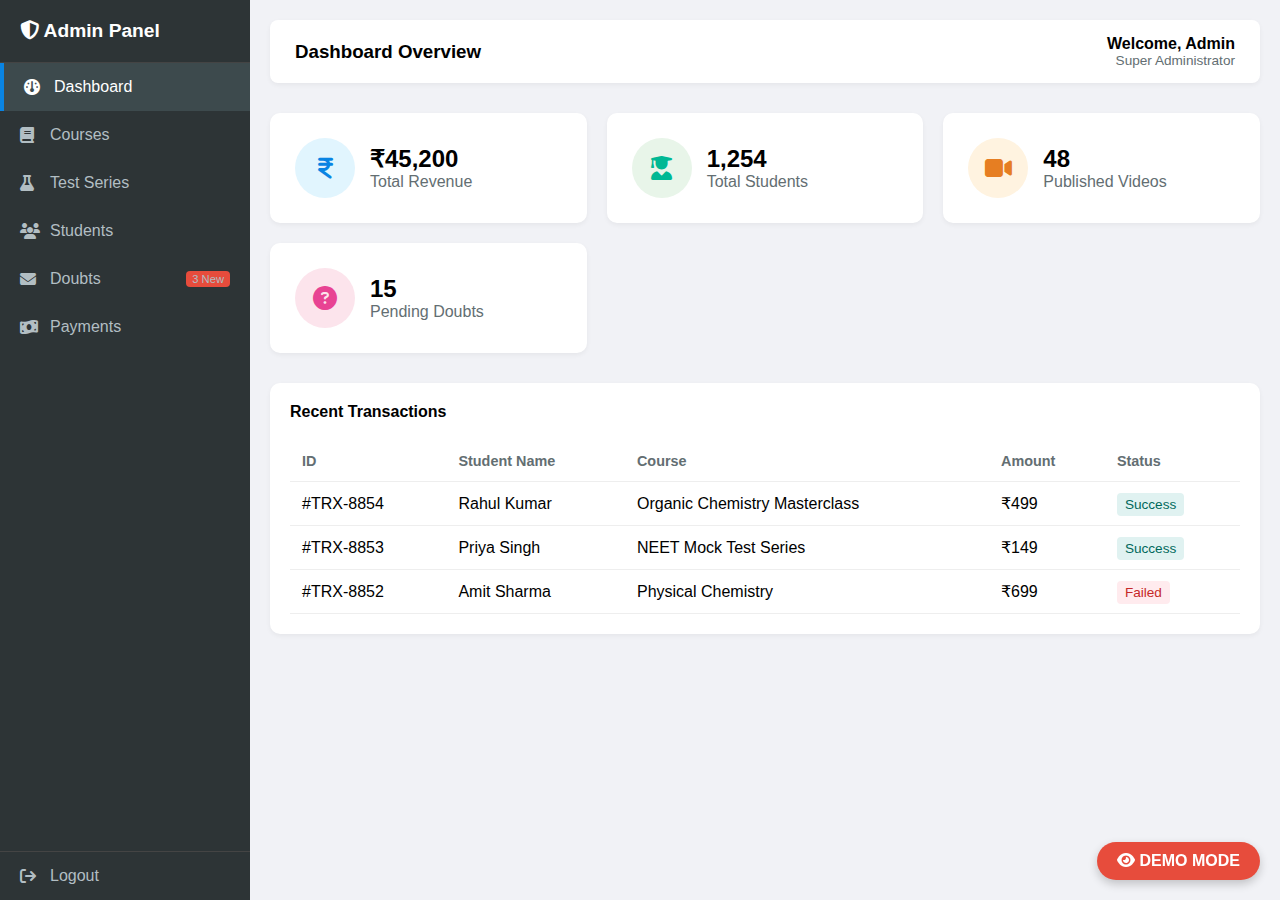
<file: demo/admin/index.html>
<!DOCTYPE html>
<html lang="en">

<head>
    <meta charset="UTF-8">
    <meta name="viewport" content="width=device-width, initial-scale=1.0">
    <title>Admin Dashboard - Chemistry Maker</title>
    <link rel="stylesheet" href="https://cdnjs.cloudflare.com/ajax/libs/font-awesome/6.4.0/css/all.min.css">
    <style>
        :root {
            --primary: #0984e3;
            --dark: #2d3436;
            --light: #dfe6e9;
        }

        * {
            box-sizing: border-box;
            margin: 0;
            padding: 0;
            font-family: 'Segoe UI', sans-serif;
        }

        body {
            display: flex;
            background: #f1f2f6;
            min-height: 100vh;
        }

        /* Sidebar */
        .sidebar {
            width: 250px;
            background: var(--dark);
            color: white;
            display: flex;
            flex-direction: column;
            position: fixed;
            height: 100vh;
        }

        .sidebar-header {
            padding: 20px;
            font-size: 1.2rem;
            font-weight: bold;
            border-bottom: 1px solid #444;
        }

        .nav-link {
            display: flex;
            align-items: center;
            padding: 15px 20px;
            color: #b2bec3;
            text-decoration: none;
            transition: 0.3s;
        }

        .nav-link:hover,
        .nav-link.active {
            background: #3d4a4d;
            color: white;
            border-left: 4px solid var(--primary);
        }

        .nav-link i {
            margin-right: 10px;
            width: 20px;
        }

        /* Main Content */
        .main-content {
            margin-left: 250px;
            flex: 1;
            padding: 20px;
        }

        .top-bar {
            display: flex;
            justify-content: space-between;
            align-items: center;
            background: white;
            padding: 15px 25px;
            border-radius: 8px;
            box-shadow: 0 2px 5px rgba(0, 0, 0, 0.05);
            margin-bottom: 30px;
        }

        /* Stats Cards */
        .stats-grid {
            display: grid;
            grid-template-columns: repeat(auto-fit, minmax(240px, 1fr));
            gap: 20px;
            margin-bottom: 30px;
        }

        .stat-card {
            background: white;
            padding: 25px;
            border-radius: 10px;
            box-shadow: 0 2px 5px rgba(0, 0, 0, 0.05);
            display: flex;
            align-items: center;
        }

        .stat-icon {
            width: 60px;
            height: 60px;
            border-radius: 50%;
            display: flex;
            align-items: center;
            justify-content: center;
            font-size: 1.5rem;
            margin-right: 15px;
        }

        /* Table */
        .table-card {
            background: white;
            padding: 20px;
            border-radius: 10px;
            box-shadow: 0 2px 5px rgba(0, 0, 0, 0.05);
        }

        table {
            width: 100%;
            border-collapse: collapse;
            margin-top: 15px;
        }

        th,
        td {
            padding: 12px;
            text-align: left;
            border-bottom: 1px solid #eee;
        }

        th {
            color: #636e72;
            font-weight: 600;
            font-size: 0.9rem;
        }

        /* Demo Badge */
        .demo-badge {
            position: fixed;
            bottom: 20px;
            right: 20px;
            background: #e74c3c;
            color: white;
            padding: 10px 20px;
            border-radius: 30px;
            box-shadow: 0 4px 10px rgba(0, 0, 0, 0.2);
            z-index: 1000;
            font-weight: bold;
        }
    </style>
</head>

<body>

    <div class="sidebar">
        <div class="sidebar-header"><i class="fa-solid fa-shield-halved"></i> Admin Panel</div>
        <a href="#" class="nav-link active"><i class="fa-solid fa-gauge"></i> Dashboard</a>
        <a href="#" class="nav-link"><i class="fa-solid fa-book"></i> Courses</a>
        <a href="#" class="nav-link"><i class="fa-solid fa-flask"></i> Test Series</a>
        <a href="#" class="nav-link"><i class="fa-solid fa-users"></i> Students</a>
        <a href="#" class="nav-link"><i class="fa-solid fa-envelope"></i> Doubts <span
                style="background: #e74c3c; padding: 2px 6px; border-radius: 4px; font-size: 0.7rem; margin-left: auto;">3
                New</span></a>
        <a href="#" class="nav-link"><i class="fa-solid fa-money-bill-wave"></i> Payments</a>

        <div style="margin-top: auto; border-top: 1px solid #444;">
            <a href="../index.html" class="nav-link"><i class="fa-solid fa-arrow-right-from-bracket"></i> Logout</a>
        </div>
    </div>

    <div class="main-content">
        <div class="top-bar">
            <h3>Dashboard Overview</h3>
            <div style="text-align: right;">
                <span style="font-weight: 600;">Welcome, Admin</span>
                <div style="font-size: 0.85rem; color: #636e72;">Super Administrator</div>
            </div>
        </div>

        <!-- Stats -->
        <div class="stats-grid">
            <div class="stat-card">
                <div class="stat-icon" style="background: #e1f5fe; color: #0984e3;"><i
                        class="fa-solid fa-indian-rupee-sign"></i></div>
                <div>
                    <h2 style="margin: 0;">₹45,200</h2>
                    <span style="color: #636e72;">Total Revenue</span>
                </div>
            </div>
            <div class="stat-card">
                <div class="stat-icon" style="background: #e8f5e9; color: #00b894;"><i
                        class="fa-solid fa-user-graduate"></i></div>
                <div>
                    <h2 style="margin: 0;">1,254</h2>
                    <span style="color: #636e72;">Total Students</span>
                </div>
            </div>
            <div class="stat-card">
                <div class="stat-icon" style="background: #fff3e0; color: #e67e22;"><i class="fa-solid fa-video"></i>
                </div>
                <div>
                    <h2 style="margin: 0;">48</h2>
                    <span style="color: #636e72;">Published Videos</span>
                </div>
            </div>
            <div class="stat-card">
                <div class="stat-icon" style="background: #fce4ec; color: #e84393;"><i
                        class="fa-solid fa-question-circle"></i></div>
                <div>
                    <h2 style="margin: 0;">15</h2>
                    <span style="color: #636e72;">Pending Doubts</span>
                </div>
            </div>
        </div>

        <!-- Recent Sales -->
        <div class="table-card">
            <h4 style="margin-bottom: 20px;">Recent Transactions</h4>
            <table>
                <thead>
                    <tr>
                        <th>ID</th>
                        <th>Student Name</th>
                        <th>Course</th>
                        <th>Amount</th>
                        <th>Status</th>
                    </tr>
                </thead>
                <tbody>
                    <tr>
                        <td>#TRX-8854</td>
                        <td>Rahul Kumar</td>
                        <td>Organic Chemistry Masterclass</td>
                        <td>₹499</td>
                        <td><span
                                style="background: #e0f2f1; color: #00695c; padding: 4px 8px; border-radius: 4px; font-size: 0.85rem;">Success</span>
                        </td>
                    </tr>
                    <tr>
                        <td>#TRX-8853</td>
                        <td>Priya Singh</td>
                        <td>NEET Mock Test Series</td>
                        <td>₹149</td>
                        <td><span
                                style="background: #e0f2f1; color: #00695c; padding: 4px 8px; border-radius: 4px; font-size: 0.85rem;">Success</span>
                        </td>
                    </tr>
                    <tr>
                        <td>#TRX-8852</td>
                        <td>Amit Sharma</td>
                        <td>Physical Chemistry</td>
                        <td>₹699</td>
                        <td><span
                                style="background: #ffebee; color: #c62828; padding: 4px 8px; border-radius: 4px; font-size: 0.85rem;">Failed</span>
                        </td>
                    </tr>
                </tbody>
            </table>
        </div>
    </div>

    <div class="demo-badge">
        <i class="fa-solid fa-eye"></i> DEMO MODE
    </div>

</body>

</html>
</file>
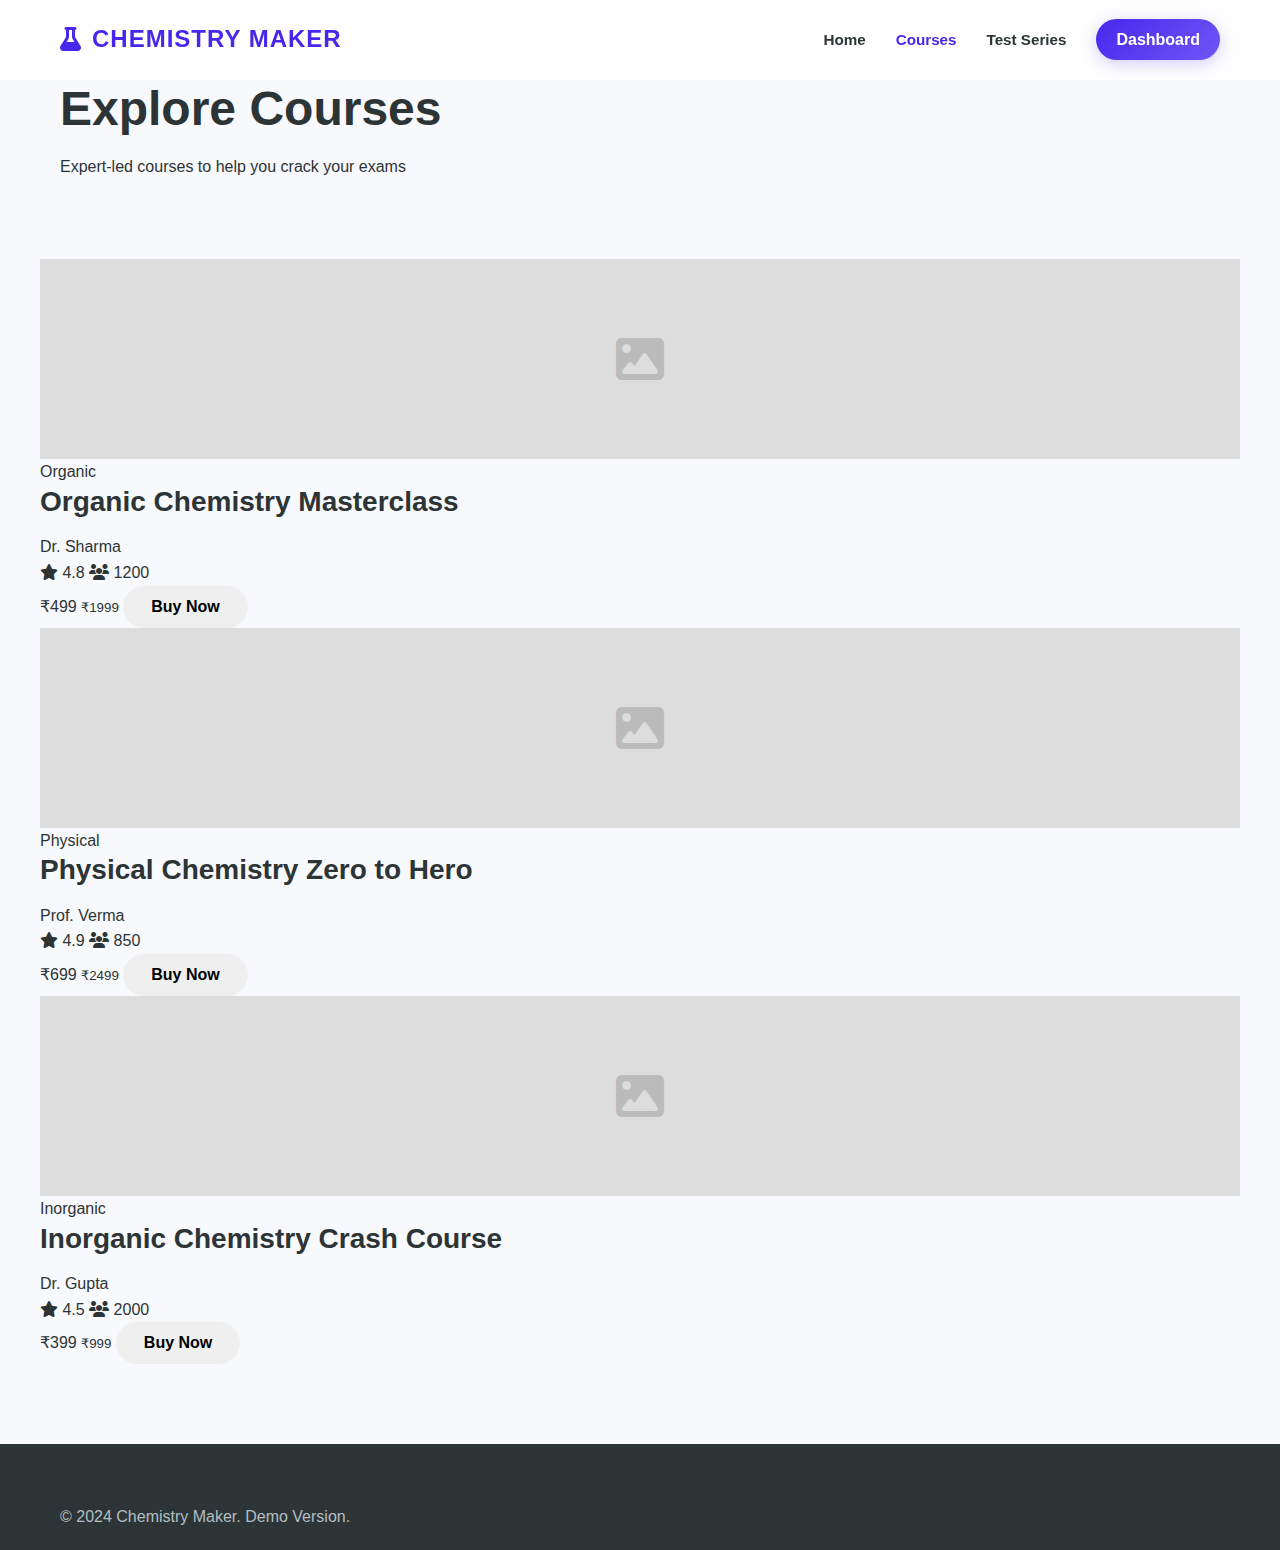
<file: demo/courses.html>
<!DOCTYPE html>
<html lang="en">

<head>
    <meta charset="UTF-8">
    <meta name="viewport" content="width=device-width, initial-scale=1.0">
    <title>All Courses - Chemistry Maker Demo</title>
    <link rel="stylesheet" href="assets/css/style.css">
    <link rel="stylesheet" href="https://cdnjs.cloudflare.com/ajax/libs/font-awesome/6.4.0/css/all.min.css">
</head>

<body>

    <header class="main-header">
        <div class="container">
            <a href="index.html" class="logo"><i class="fa-solid fa-flask"></i> Chemistry Maker</a>
            <nav>
                <ul class="nav-menu">
                    <li><a href="index.html" class="nav-link">Home</a></li>
                    <li><a href="courses.html" class="nav-link active">Courses</a></li>
                    <li><a href="test-series.html" class="nav-link">Test Series</a></li>
                    <li><a href="dashboard.html" class="btn btn-primary" style="padding: 8px 20px;">Dashboard</a></li>
                </ul>
            </nav>
        </div>
    </header>

    <div class="page-header">
        <div class="container">
            <h1>Explore Courses</h1>
            <p>Expert-led courses to help you crack your exams</p>
        </div>
    </div>

    <div class="container section-padding">
        <div class="course-grid" id="courseGrid">
            <!-- JS will populate this -->
            <div style="grid-column: 1/-1; text-align: center; padding: 40px;">
                <i class="fa-solid fa-spinner fa-spin fa-2x"></i>
            </div>
        </div>
    </div>

    <footer class="main-footer">
        <div class="container">
            <p>&copy; 2024 Chemistry Maker. Demo Version.</p>
        </div>
    </footer>

    <script>
        fetch('data/courses.json')
            .then(response => response.json())
            .then(courses => {
                const grid = document.getElementById('courseGrid');
                grid.innerHTML = '';

                courses.forEach(course => {
                    grid.innerHTML += `
                    <div class="course-card">
                        <div class="course-thumb" style="height: 200px; background: #ddd; display: flex; align-items: center; justify-content: center;">
                            <i class="fa-solid fa-image fa-3x" style="color: #bbb;"></i>
                        </div>
                        <div class="course-content">
                            <span class="badge badge-primary">${course.category}</span>
                            <h3>${course.title}</h3>
                            <p>${course.instructor}</p>
                            <div class="course-meta">
                                <span><i class="fa-solid fa-star text-warning"></i> ${course.rating}</span>
                                <span><i class="fa-solid fa-users"></i> ${course.students}</span>
                            </div>
                            <div class="course-footer">
                                <span class="price">₹${course.price} <small>₹${course.original_price}</small></span>
                                <button onclick="alert('This is a demo! In the real app, this goes to payment.')" class="btn btn-outline">Buy Now</button>
                            </div>
                        </div>
                    </div>
                `;
                });
            });
    </script>

</body>

</html>
</file>
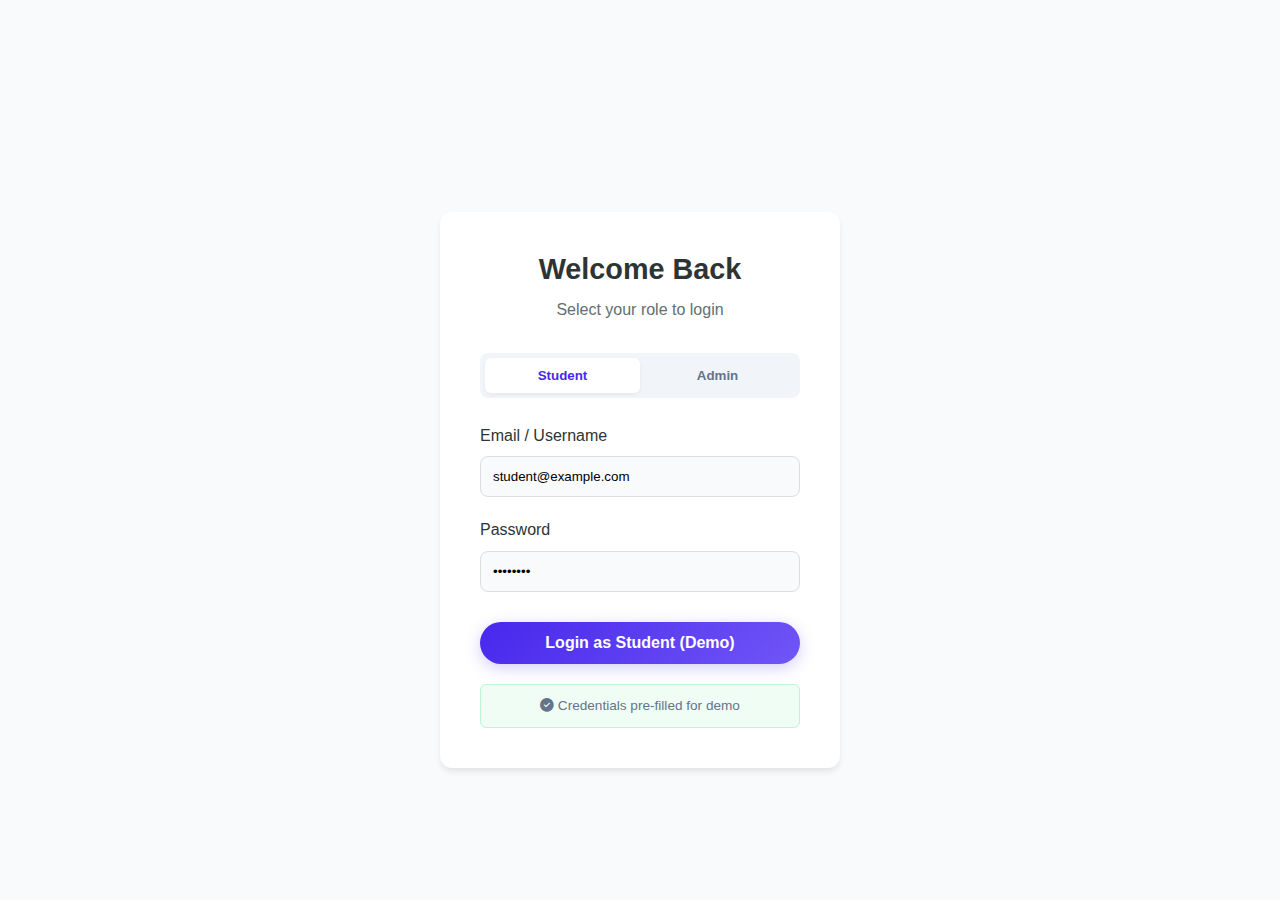
<file: demo/dashboard.html>
<!DOCTYPE html>
<html lang="en">

<head>
    <meta charset="UTF-8">
    <meta name="viewport" content="width=device-width, initial-scale=1.0">
    <title>Dashboard - Chemistry Maker Demo</title>
    <link rel="stylesheet" href="assets/css/style.css">
    <link rel="stylesheet" href="https://cdnjs.cloudflare.com/ajax/libs/font-awesome/6.4.0/css/all.min.css">
</head>

<body style="background: #f8fafc;">

    <header class="main-header">
        <div class="container">
            <a href="index.html" class="logo"><i class="fa-solid fa-flask"></i> Chemistry Maker</a>
            <nav>
                <ul class="nav-menu">
                    <li><a href="index.html" class="nav-link">Home</a></li>
                    <li><a href="courses.html" class="nav-link">Courses</a></li>
                    <li><a href="test-series.html" class="nav-link">Test Series</a></li>
                    <li><a href="#" class="btn btn-primary" onclick="logout()">Logout</a></li>
                </ul>
            </nav>
        </div>
    </header>

    <div class="container section-padding">
        <div style="margin-bottom: 30px;">
            <h1>My Learning</h1>
            <p>Welcome back, <span id="userName">Student</span>!</p>
        </div>

        <div class="dashboard-grid">
            <!-- Mock Enrolled Course -->
            <div class="course-card">
                <div class="course-thumb"
                    style="height: 180px; background: #e0f2fe; display: flex; align-items: center; justify-content: center;">
                    <i class="fa-solid fa-play-circle fa-4x text-primary"></i>
                </div>
                <div class="course-content">
                    <h3>Organic Chemistry Masterclass</h3>
                    <div style="margin: 15px 0;">
                        <div
                            style="display: flex; justify-content: space-between; font-size: 0.85rem; margin-bottom: 5px;">
                            <span>Progress</span>
                            <span>35%</span>
                        </div>
                        <div style="background: #eee; height: 6px; border-radius: 3px;">
                            <div style="background: var(--primary); width: 35%; height: 100%; border-radius: 3px;">
                            </div>
                        </div>
                    </div>
                    <button class="btn btn-primary" style="width: 100%;">Continue Learning</button>
                </div>
            </div>
        </div>
    </div>

    <script>
        // Auth Check
        const user = JSON.parse(localStorage.getItem('demo_user'));
        if (!user) {
            window.location.href = 'login.html';
        } else {
            document.getElementById('userName').textContent = user.name;
        }

        function logout() {
            localStorage.removeItem('demo_user');
            window.location.href = 'index.html';
        }
    </script>

</body>

</html>
</file>
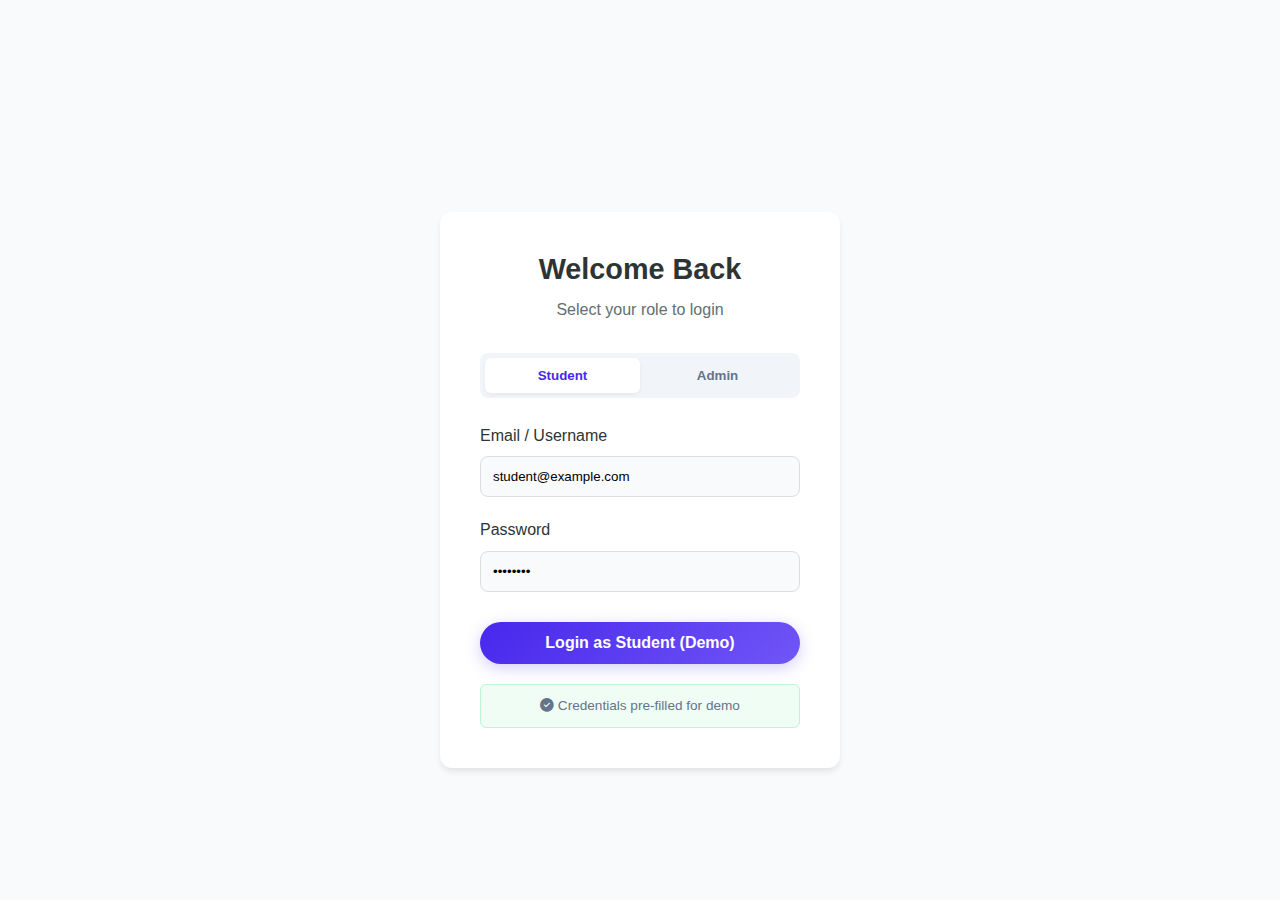
<file: demo/login.html>
<!DOCTYPE html>
<html lang="en">

<head>
    <meta charset="UTF-8">
    <meta name="viewport" content="width=device-width, initial-scale=1.0">
    <title>Login - Chemistry Maker Demo</title>
    <link rel="stylesheet" href="assets/css/style.css">
    <link rel="stylesheet" href="https://cdnjs.cloudflare.com/ajax/libs/font-awesome/6.4.0/css/all.min.css">
</head>

<body style="background: #f8fafc; display: flex; align-items: center; justify-content: center; min-height: 100vh;">

    <div
        style="background: white; padding: 40px; border-radius: 12px; box-shadow: 0 4px 6px -1px rgba(0, 0, 0, 0.1); width: 100%; max-width: 400px;">

        <div style="text-align: center; margin-bottom: 30px;">
            <h2 style="font-size: 1.8rem; color: var(--text-main); margin-bottom: 10px;">Welcome Back</h2>
            <p style="color: var(--text-light);">Select your role to login</p>
        </div>

        <!-- Role Switcher -->
        <div style="display: flex; background: #f1f5f9; padding: 5px; border-radius: 8px; margin-bottom: 25px;">
            <button onclick="switchRole('student')" id="btn-student"
                style="flex: 1; padding: 10px; border: none; border-radius: 6px; background: white; color: var(--primary); font-weight: 600; box-shadow: 0 2px 4px rgba(0,0,0,0.05); cursor: pointer; transition: all 0.2s;">Student</button>
            <button onclick="switchRole('admin')" id="btn-admin"
                style="flex: 1; padding: 10px; border: none; border-radius: 6px; background: transparent; color: #64748b; font-weight: 600; cursor: pointer; transition: all 0.2s;">Admin</button>
        </div>

        <form id="loginForm">
            <input type="hidden" id="role" value="student">

            <div style="margin-bottom: 20px;">
                <label style="display: block; margin-bottom: 8px; font-weight: 500;">Email / Username</label>
                <input type="text" id="email" value="student@example.com" class="form-input"
                    style="width: 100%; padding: 12px; border: 1px solid #ddd; border-radius: 8px; background: #f8fafc;"
                    readonly>
            </div>

            <div style="margin-bottom: 30px;">
                <label style="display: block; margin-bottom: 8px; font-weight: 500;">Password</label>
                <input type="password" id="password" value="password" class="form-input"
                    style="width: 100%; padding: 12px; border: 1px solid #ddd; border-radius: 8px; background: #f8fafc;"
                    readonly>
            </div>

            <button type="submit" class="btn btn-primary" style="width: 100%; padding: 12px; font-weight: 600;">Login as
                Student (Demo)</button>
        </form>

        <div
            style="margin-top: 20px; text-align: center; font-size: 0.85rem; color: #64748b; background: #f0fdf4; padding: 10px; border-radius: 6px; border: 1px solid #bbf7d0;">
            <i class="fa-solid fa-check-circle text-success"></i> Credentials pre-filled for demo
        </div>
    </div>

    <script>
        function switchRole(role) {
            document.getElementById('role').value = role;
            const btn = document.querySelector('button[type="submit"]');
            const email = document.getElementById('email');
            const pass = document.getElementById('password');
            const btnStudent = document.getElementById('btn-student');
            const btnAdmin = document.getElementById('btn-admin');

            if (role === 'admin') {
                email.value = 'admin';
                pass.value = 'admin123';
                btn.textContent = 'Login to Admin Panel (Demo)';
                btn.style.background = '#2d3436';

                btnAdmin.style.background = 'white';
                btnAdmin.style.color = '#2d3436';
                btnAdmin.style.boxShadow = '0 2px 4px rgba(0,0,0,0.05)';

                btnStudent.style.background = 'transparent';
                btnStudent.style.color = '#64748b';
                btnStudent.style.boxShadow = 'none';
            } else {
                email.value = 'student@example.com';
                pass.value = 'password';
                btn.textContent = 'Login as Student (Demo)';
                btn.style.background = 'var(--primary)';

                btnStudent.style.background = 'white';
                btnStudent.style.color = 'var(--primary)';
                btnStudent.style.boxShadow = '0 2px 4px rgba(0,0,0,0.05)';

                btnAdmin.style.background = 'transparent';
                btnAdmin.style.color = '#64748b';
                btnAdmin.style.boxShadow = 'none';
            }
        }

        document.getElementById('loginForm').addEventListener('submit', function (e) {
            e.preventDefault();

            const role = document.getElementById('role').value;
            const btn = this.querySelector('button');
            btn.innerHTML = '<i class="fa-solid fa-spinner fa-spin"></i> Logging in...';

            setTimeout(() => {
                if (role === 'admin') {
                    localStorage.setItem('demo_admin', 'true');
                    window.location.href = 'admin/index.html';
                } else {
                    localStorage.setItem('demo_user', JSON.stringify({ name: 'Demo Student', email: 'student@example.com' }));
                    window.location.href = 'dashboard.html';
                }
            }, 1000);
        });
    </script>

</body>

</html>
</file>
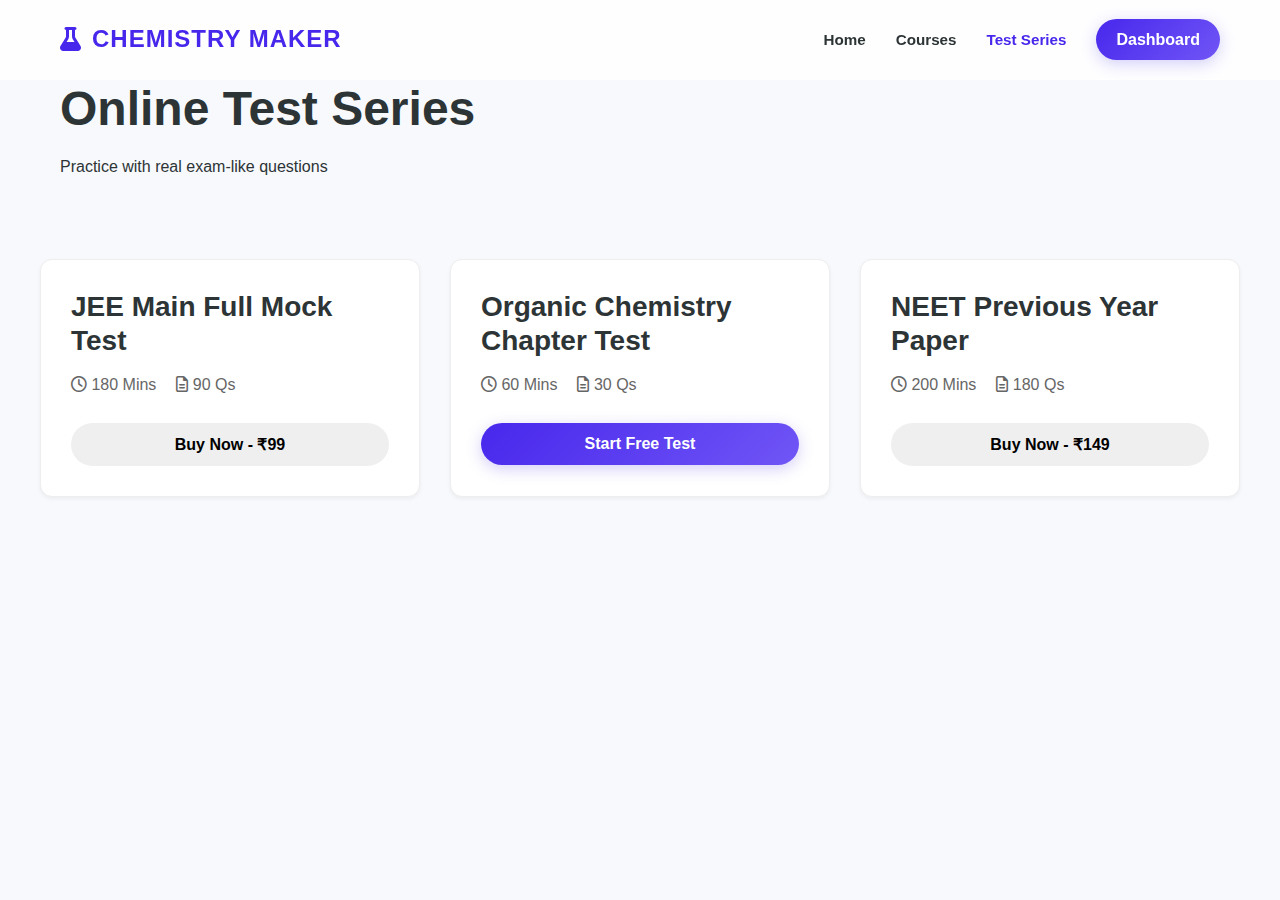
<file: demo/test-series.html>
<!DOCTYPE html>
<html lang="en">

<head>
    <meta charset="UTF-8">
    <meta name="viewport" content="width=device-width, initial-scale=1.0">
    <title>Test Series - Chemistry Maker Demo</title>
    <link rel="stylesheet" href="assets/css/style.css">
    <link rel="stylesheet" href="https://cdnjs.cloudflare.com/ajax/libs/font-awesome/6.4.0/css/all.min.css">
</head>

<body>

    <header class="main-header">
        <div class="container">
            <a href="index.html" class="logo"><i class="fa-solid fa-flask"></i> Chemistry Maker</a>
            <nav>
                <ul class="nav-menu">
                    <li><a href="index.html" class="nav-link">Home</a></li>
                    <li><a href="courses.html" class="nav-link">Courses</a></li>
                    <li><a href="test-series.html" class="nav-link active">Test Series</a></li>
                    <li><a href="dashboard.html" class="btn btn-primary" style="padding: 8px 20px;">Dashboard</a></li>
                </ul>
            </nav>
        </div>
    </header>

    <div class="page-header">
        <div class="container">
            <h1>Online Test Series</h1>
            <p>Practice with real exam-like questions</p>
        </div>
    </div>

    <div class="container section-padding">
        <div style="display: grid; grid-template-columns: repeat(auto-fill, minmax(300px, 1fr)); gap: 30px;"
            id="testGrid">
            <!-- JS will populate this -->
        </div>
    </div>

    <script>
        fetch('data/tests.json')
            .then(response => response.json())
            .then(tests => {
                const grid = document.getElementById('testGrid');
                grid.innerHTML = '';

                tests.forEach(test => {
                    const btnText = test.is_free ? 'Start Free Test' : `Buy Now - ₹${test.price}`;
                    const btnClass = test.is_free ? 'btn-primary' : 'btn-outline';

                    grid.innerHTML += `
                    <div style="background: white; border-radius: 12px; padding: 30px; border: 1px solid #eee; box-shadow: 0 2px 4px rgba(0,0,0,0.05);">
                        <h3 style="margin-bottom: 15px;">${test.title}</h3>
                        <div style="display: flex; gap: 20px; color: #666; margin-bottom: 25px;">
                            <span><i class="fa-regular fa-clock"></i> ${test.time} Mins</span>
                            <span><i class="fa-regular fa-file-lines"></i> ${test.questions} Qs</span>
                        </div>
                        <button onclick="alert('This starts the test simulation!')" class="btn ${btnClass}" style="width: 100%;">${btnText}</button>
                    </div>
                `;
                });
            });
    </script>

</body>

</html>
</file>
<file: demo/assets/css/style.css>
/* public_html/assets/css/style.css */

/* -------------------------------------------------------------------------- */
/*                               variables & Reset                            */
/* -------------------------------------------------------------------------- */
:root {
    /* Colors - Modern Indigo/Violet Palette */
    --primary-hue: 250;
    --primary: hsl(var(--primary-hue), 84%, 54%);
    --primary-hover: hsl(var(--primary-hue), 84%, 44%);
    --primary-light: hsl(var(--primary-hue), 84%, 95%);

    --secondary: #00D2D3;
    /* Teal accent */
    --accent: #FF9F43;
    /* Orange accent */

    --dark: #2d3436;
    --text-main: #2d3436;
    --text-light: #636e72;
    --white: #ffffff;
    --light-bg: #f7f9fc;

    /* Shadows & Glassmorphism */
    --shadow-sm: 0 2px 8px rgba(0, 0, 0, 0.05);
    --shadow-md: 0 5px 15px rgba(0, 0, 0, 0.08);
    --shadow-lg: 0 10px 25px rgba(0, 0, 0, 0.1);
    --glass-bg: rgba(255, 255, 255, 0.85);
    --glass-border: 1px solid rgba(255, 255, 255, 0.3);

    /* Spacing */
    --container-width: 1200px;
    --header-height: 80px;

    /* Radius */
    --radius-sm: 8px;
    --radius-md: 12px;
    --radius-lg: 20px;
}

/* Global Transition for Theme Switching */
body,
.main-header,
.footer,
.card,
.input,
button,
a {
    transition: background-color 0.3s ease, color 0.3s ease, border-color 0.3s ease, box-shadow 0.3s ease;
}

[data-theme="dark"] {
    /* Premium Dark Mode Palette (Deep Gray/Blue Tint) */
    --primary: hsl(var(--primary-hue), 90%, 65%);
    --primary-light: #1e293b;
    /* Slate-800 */

    --bg-dark: #0f172a;
    /* Slate-900 */
    --bg-card: #1e293b;
    /* Slate-800 */
    --bg-input: #334155;
    /* Slate-700 */

    --text-main: #f1f5f9;
    /* Slate-100 */
    --text-light: #94a3b8;
    /* Slate-400 */

    /* Re-mapping core variables */
    --light-bg: #0f172a;
    --white: #1e1e1e;
    /* Override white to be card bg */
    --dark: #f1f5f9;
    /* Invert dark text to light */

    --bg-footer: #020617;
    /* Very dark blue/black for footer */

    --glass-bg: rgba(15, 23, 42, 0.85);
    --glass-border: 1px solid rgba(255, 255, 255, 0.08);

    --shadow-sm: 0 2px 8px rgba(0, 0, 0, 0.4);
    --shadow-md: 0 5px 15px rgba(0, 0, 0, 0.5);

    /* Specific Element Overrides */
    border-color: #334155;
}

/* Dark Mode Specific Component Fixes */
[data-theme="dark"] .course-card {
    border: 1px solid #334155;
}

[data-theme="dark"] input,
[data-theme="dark"] select,
[data-theme="dark"] textarea {
    background-color: var(--bg-input);
    color: var(--text-main);
    border-color: #475569;
}

[data-theme="dark"] .module-header {
    background-color: #1e293b;
    border-bottom: 1px solid #334155;
    color: var(--text-main);
}

[data-theme="dark"] .module-header:hover {
    background-color: #334155;
}

[data-theme="dark"] .content-item {
    border-bottom: 1px solid #334155;
    color: var(--text-light);
}

[data-theme="dark"] .content-item:hover {
    background-color: #334155;
    color: var(--text-main);
}

*,
*::before,
*::after {
    margin: 0;
    padding: 0;
    box-sizing: border-box;
}

body {
    font-family: 'Inter', sans-serif;
    background-color: var(--light-bg);
    color: var(--text-main);
    line-height: 1.6;
    overflow-x: hidden;
    padding-top: var(--header-height);
    /* For fixed header */
}

a {
    text-decoration: none;
    color: inherit;
    transition: all 0.3s ease;
}

ul {
    list-style: none;
}

img {
    max-width: 100%;
    display: block;
}

/* -------------------------------------------------------------------------- */
/*                                 Typography                                 */
/* -------------------------------------------------------------------------- */
h1,
h2,
h3,
h4,
h5,
h6 {
    font-weight: 700;
    line-height: 1.2;
    color: var(--text-main);
    margin-bottom: 1rem;
}

/* Fixed H tags to use var(--text-main) dynamic color instead of var(--dark) */

h1 {
    font-size: 3rem;
}

h2 {
    font-size: 2.5rem;
}

h3 {
    font-size: 1.75rem;
}

.text-primary {
    color: var(--primary);
}

.text-center {
    text-align: center;
}

/* -------------------------------------------------------------------------- */
/*                                   Utils                                    */
/* -------------------------------------------------------------------------- */
.container {
    max-width: var(--container-width);
    margin: 0 auto;
    padding: 0 20px;
}

.section-padding {
    padding: 80px 0;
}

.flex {
    display: flex;
}

.justify-between {
    justify-content: space-between;
}

.align-center {
    align-items: center;
}

.gap-1 {
    gap: 10px;
}

.gap-2 {
    gap: 20px;
}

/* Button Styles */
.btn {
    display: inline-block;
    padding: 12px 28px;
    border-radius: 50px;
    font-weight: 600;
    font-size: 1rem;
    cursor: pointer;
    transition: all 0.3s ease;
    border: none;
    outline: none;
}

.btn-primary {
    background: linear-gradient(135deg, var(--primary) 0%, hsl(var(--primary-hue), 90%, 65%) 100%);
    color: #fff;
    /* Always white text on primary btn */
    box-shadow: 0 4px 15px rgba(108, 92, 231, 0.3);
}

.btn-primary:hover {
    transform: translateY(-2px) scale(1.05);
    box-shadow: 0 10px 25px rgba(108, 92, 231, 0.5);
}

.btn-secondary {
    background: rgba(108, 92, 231, 0.1);
    color: var(--primary);
}

.btn-secondary:hover {
    background: rgba(108, 92, 231, 0.2);
}

/* -------------------------------------------------------------------------- */
/*                                   Header                                   */
/* -------------------------------------------------------------------------- */
.main-header {
    height: var(--header-height);
    background: var(--glass-bg);
    backdrop-filter: blur(10px);
    -webkit-backdrop-filter: blur(10px);
    border-bottom: var(--glass-border);
    position: fixed;
    top: 0;
    left: 0;
    width: 100%;
    z-index: 1000;
    transition: all 0.3s ease;
}

.main-header.scrolled {
    height: 60px;
    box-shadow: var(--shadow-md);
    background: rgba(255, 255, 255, 0.95);
    /* Light background for light mode */
}

[data-theme="dark"] .main-header.scrolled {
    background: rgba(15, 23, 42, 0.95);
    /* Dark background for dark mode */
}

@media (max-width: 768px) {
    .desktop-only {
        display: none !important;
    }
}

.main-header .container {
    height: 100%;
    display: flex;
    align-items: center;
    justify-content: space-between;
}

.logo {
    font-size: 1.5rem;
    font-weight: 800;
    color: var(--primary);
    text-transform: uppercase;
    letter-spacing: 1px;
    display: flex;
    align-items: center;
    gap: 10px;
}

.nav-menu {
    display: flex;
    align-items: center;
    gap: 30px;
}

.nav-link {
    font-weight: 600;
    color: var(--text-main);
    font-size: 0.95rem;
}

.nav-link:hover,
.nav-link.active {
    color: var(--primary);
}

/* Mobile Menu Trigger */
.menu-toggle {
    display: none;
    font-size: 1.5rem;
    color: var(--text-main);
    cursor: pointer;
}

/* -------------------------------------------------------------------------- */
/*                                   Footer                                   */
/* -------------------------------------------------------------------------- */
.main-footer {
    background: var(--bg-footer, #2d3436);
    /* Default to dark grey if var not set */
    color: #b2bec3;
    padding: 60px 0 20px;
    margin-top: auto;
}

.footer-content {
    display: grid;
    grid-template-columns: 2fr 1fr 1fr 1fr;
    gap: 40px;
    margin-bottom: 40px;
}

.footer-logo {
    color: #ffffff;
    font-size: 1.5rem;
    font-weight: 700;
    margin-bottom: 20px;
    display: block;
}

.footer-links h4 {
    color: #ffffff;
    font-size: 1.1rem;
    margin-bottom: 20px;
}

.footer-links li {
    margin-bottom: 10px;
}

.footer-links a:hover {
    color: var(--primary);
}

.footer-bottom {
    border-top: 1px solid rgba(255, 255, 255, 0.1);
    padding-top: 20px;
    text-align: center;
    font-size: 0.9rem;
}

/* Page Specific Grids */
.contact-grid {
    display: grid;
    grid-template-columns: 1fr 1fr;
    gap: 40px;
}

/* -------------------------------------------------------------------------- */
/*                                 Animations                                 */
/* -------------------------------------------------------------------------- */
@keyframes fadeInUp {
    from {
        opacity: 0;
        transform: translateY(20px);
    }

    to {
        opacity: 1;
        transform: translateY(0);
    }
}

.section-padding,
.hero-content,
.contact-grid,
.course-card {
    animation: fadeInUp 0.8s ease-out forwards;
}

/* -------------------------------------------------------------------------- */
/*                               Responsive                                   */
/* -------------------------------------------------------------------------- */
@media (max-width: 768px) {
    :root {
        --header-height: 70px;
        --container-width: 100%;
    }

    body {
        font-size: 15px;
    }

    .container {
        padding: 0 16px;
    }

    /* Mobile Header */
    .logo {
        font-size: 1.2rem;
    }

    .menu-toggle {
        display: block;
        font-size: 1.6rem;
    }

    .nav-menu {
        position: fixed;
        top: var(--header-height);
        left: 0;
        width: 100%;
        background: var(--light-bg);
        flex-direction: column;
        padding: 30px 20px;
        box-shadow: 0 10px 30px rgba(0, 0, 0, 0.1);
        transform: translateY(-150%);
        transition: transform 0.4s cubic-bezier(0.165, 0.84, 0.44, 1);
        backdrop-filter: blur(10px);
        -webkit-backdrop-filter: blur(10px);
        gap: 20px;
        border-bottom: 1px solid rgba(0, 0, 0, 0.05);
    }

    .nav-menu.active {
        transform: translateY(0);
    }

    .nav-link {
        font-size: 1.1rem;
        display: block;
        width: 100%;
        text-align: center;
        padding: 10px;
        border-radius: 8px;
    }

    .nav-link:active {
        background: var(--light-bg);
    }

    /* Mobile Typography */
    h1 {
        font-size: 2rem;
    }

    h2 {
        font-size: 1.75rem;
    }

    h3 {
        font-size: 1.4rem;
    }

    /* Mobile Forms & Interactives */
    input,
    textarea,
    select {
        font-size: 16px !important;
        /* Prevent zoom on iOS */
        padding: 14px !important;
    }

    .btn {
        width: 100%;
        display: flex;
        justify-content: center;
        align-items: center;
        padding: 14px 20px;
    }

    /* Mobile Sticky CTA */
    .mobile-sticky-cta {
        display: block !important;
        position: fixed;
        bottom: 0;
        left: 0;
        width: 100%;
        z-index: 9999;
        background: var(--white);
        box-shadow: 0 -2px 10px rgba(0, 0, 0, 0.1);
    }

    /* Add padding to body/footer to prevent overlap */
    .main-footer {
        padding-bottom: 80px;
    }

    /* Contact Page Specific */
    .contact-grid {
        grid-template-columns: 1fr !important;
        gap: 30px;
    }

    .contact-grid>div:first-child {
        text-align: center;
        background: var(--white);
        padding: 20px;
        border-radius: var(--radius-md);
        box-shadow: var(--shadow-sm);
    }

    /* Footer */
    .footer-content {
        grid-template-columns: 1fr;
        text-align: center;
        gap: 30px;
    }
}
</file>
